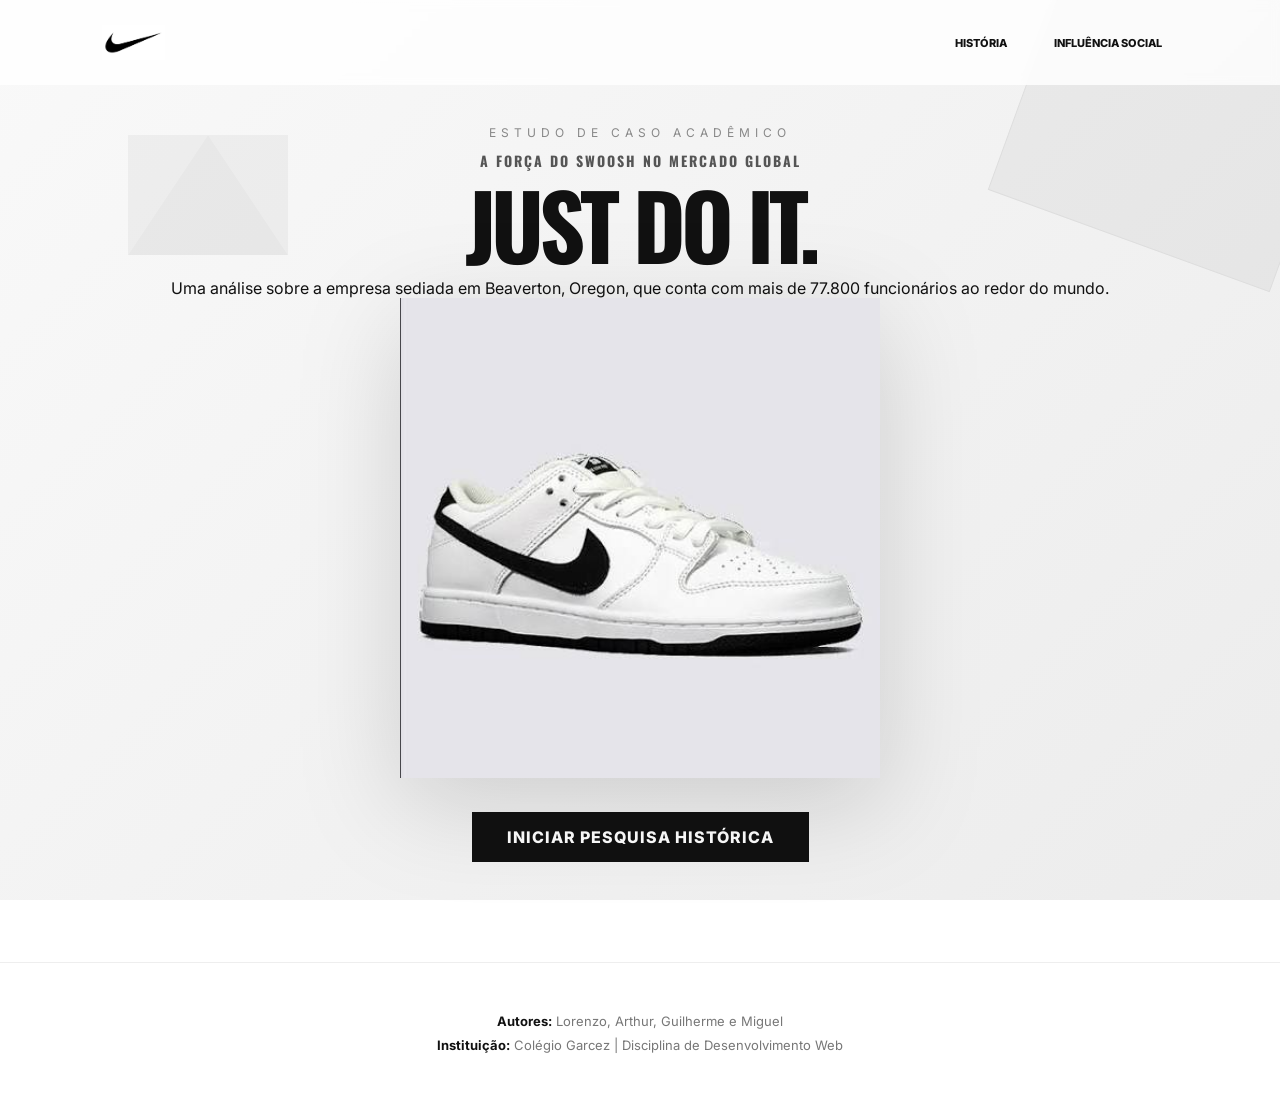
<file: index.html>
<!DOCTYPE html>
<html lang="pt-br">
<head>
    <meta charset="UTF-8">
    <meta name="viewport" content="width=device-width, initial-scale=1.0">
    <title>Trabalho Acadêmico | Nike & Sociedade</title>
    <link rel="stylesheet" href="style.css">
    <link href="https://fonts.googleapis.com/css2?family=Oswald:wght@700&family=Inter:wght@300;400;800&display=swap" rel="stylesheet">
</head>
<body>
    <div class="bg-gradient"></div>
    <div class="geometric-shape box-1"></div>
    <div class="geometric-shape triangle"></div>

    <header class="navbar">
        <img src="images.png" alt="Nike Logo" class="logo">
        <nav class="nav-right">
            <a href="historia.html" class="btn-nav">História</a>
            <a href="influencia.html" class="btn-nav">Influência Social</a>
        </nav>
    </header>

    <main class="hero">
        <div class="hero-content">
            <span class="tagline">Estudo de Caso Acadêmico</span>
            <h2 class="subtitle">A Força do Swoosh no Mercado Global</h2>
            <h1>JUST DO IT.</h1>
            <p>Uma análise sobre a empresa sediada em Beaverton, Oregon, que conta com mais de 77.800 funcionários ao redor do mundo.</p>
            <div class="product-wrapper">
                <img src="images.jpeg" alt="Nike Dunk Low" class="main-shoe">
            </div>
            <a href="historia.html" class="btn-main">Iniciar Pesquisa Histórica</a>
        </div>
    </main>

    <footer>
        <div class="authorship-box">
            <p><strong>Autores:</strong> Lorenzo, Arthur, Guilherme e Miguel</p>
            <p><strong>Instituição:</strong> Colégio Garcez | Disciplina de Desenvolvimento Web</p>
        </div>
    </footer>
</body>
</html>
</file>
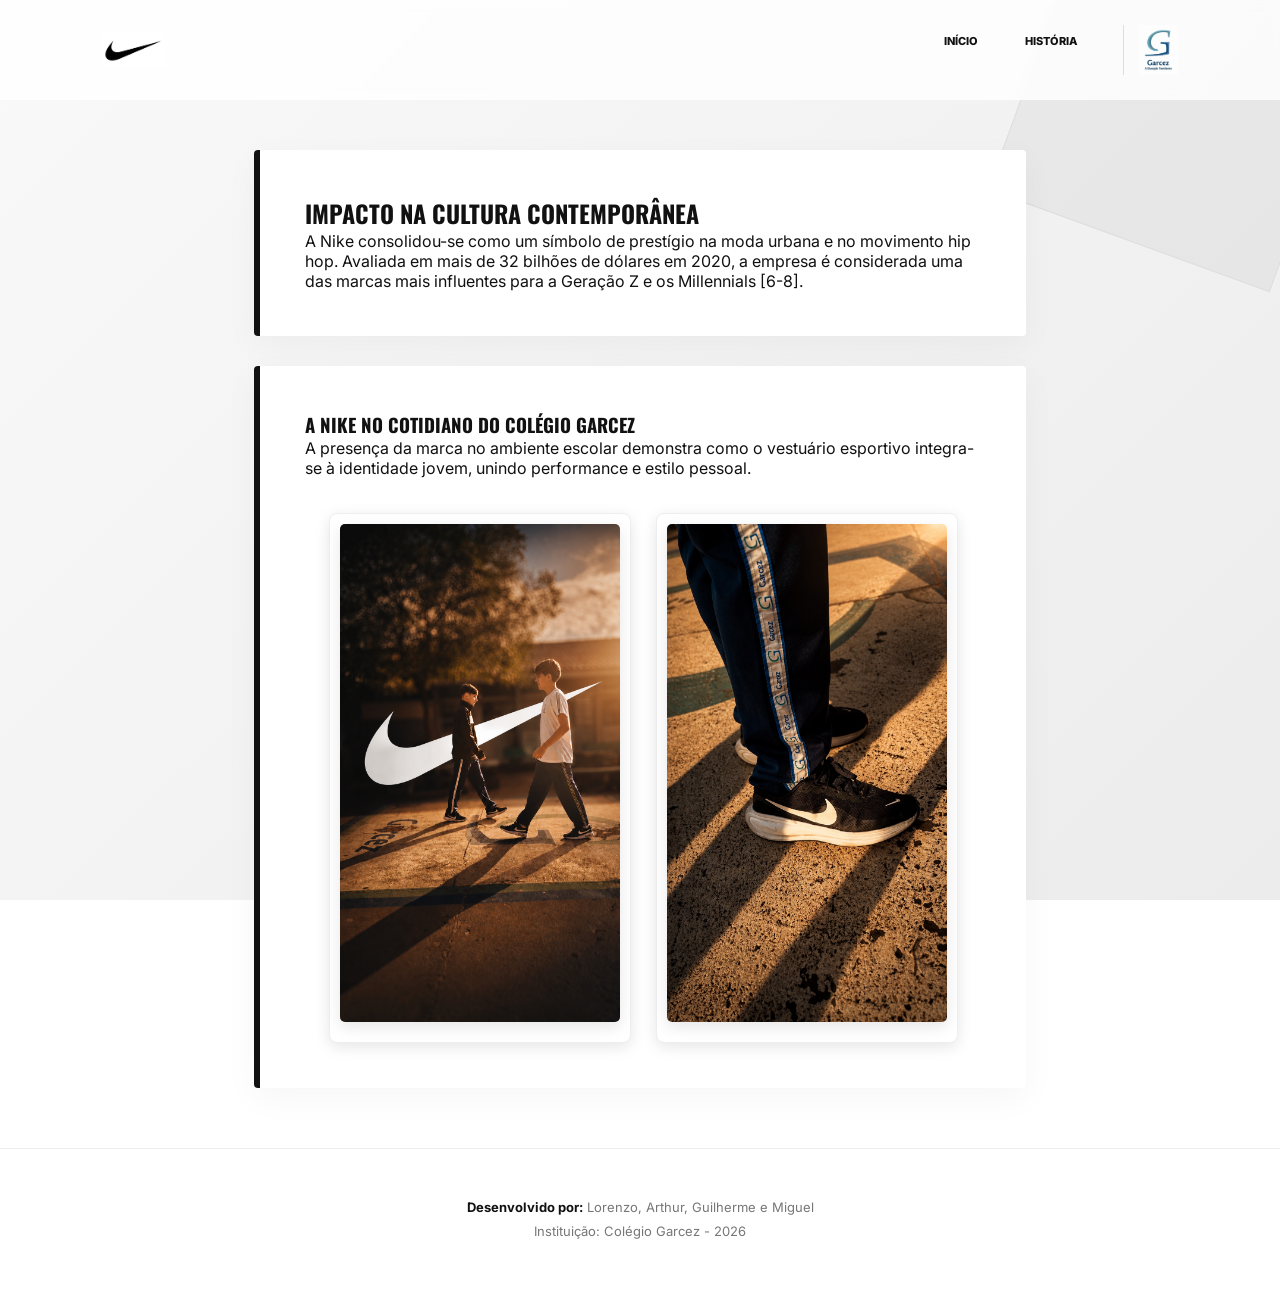
<file: influencia.html>
<!DOCTYPE html>
<html lang="pt-br">
<head>
    <meta charset="UTF-8">
    <title>Influência | Estudo Sociocultural</title>
    <link rel="stylesheet" href="style.css">
    <link href="https://fonts.googleapis.com/css2?family=Oswald:wght@700&family=Inter:wght@300;400;800&display=swap" rel="stylesheet">
</head>
<body>
    <div class="bg-gradient"></div>
    <div class="geometric-shape box-1"></div>

    <header class="navbar">
        <div class="brand-box">
            <!-- Logotipo da Nike no lado esquerdo -->
            <img src="images.png" alt="Nike Logo" class="logo">
        </div>
        
        <nav class="nav-right">
            <a href="index.html" class="btn-nav">Início</a>
            <a href="historia.html" class="btn-nav">História</a>
            <!-- Novo ícone do Colégio Garcez no canto superior direito -->
            <img src="garcez.png" alt="Logo Colégio Garcez" class="school-icon-corner">
        </nav>
    </header>

    <main class="container-text">
        <article class="card-detail">
            <h1>Impacto na Cultura Contemporânea</h1>
            <p>A Nike consolidou-se como um símbolo de prestígio na moda urbana e no movimento hip hop. Avaliada em mais de 32 bilhões de dólares em 2020, a empresa é considerada uma das marcas mais influentes para a Geração Z e os Millennials [6-8].</p>
        </article>

        <section class="card-detail">
            <h3>A Nike no Cotidiano do Colégio Garcez</h3>
            <p>A presença da marca no ambiente escolar demonstra como o vestuário esportivo integra-se à identidade jovem, unindo performance e estilo pessoal.</p>
            <div class="aluno-gallery">
                <div class="photo-box"><img src="osedentario.png" alt="Aluno 1"></div>
                <div class="photo-box"><img src="unnamed.png" alt="Aluno 2"></div>
            </div>
        </section>
    </main>

    <footer>
        <p><strong>Desenvolvido por:</strong> Lorenzo, Arthur, Guilherme e Miguel</p>
        <p>Instituição: Colégio Garcez - 2026</p>
    </footer>
</body>
</html>
</file>
<file: style.css>
/* ============================================================
   1. RESET E TIPOGRAFIA 
   ============================================================ */
* {
    margin: 0;
    padding: 0;
    box-sizing: border-box;
}

body {
    background-color: #ffffff;
    color: #111;
    font-family: 'Inter', sans-serif;
    overflow-x: hidden;
}

h1, h2, h3 {
    font-family: 'Oswald', sans-serif;
    text-transform: uppercase;
}

/* ============================================================
   2. ELEMENTOS DECORATIVOS (GEOMÉTRICOS E DEGRADÊ)
   ============================================================ */
.bg-gradient {
    position: fixed;
    top: 0;
    width: 100%;
    height: 100%;
    background: linear-gradient(135deg, #f9f9f9 0%, #ececec 100%);
    z-index: -2;
}

.geometric-shape {
    position: absolute;
    background: rgba(0, 0, 0, 0.04);
    z-index: -1;
}

.box-1 {
    width: 300px;
    height: 300px;
    top: -50px;
    right: -50px;
    transform: rotate(20deg);
    border: 1px solid #ddd;
}

.circle-history {
    width: 500px;
    height: 500px;
    border-radius: 50%;
    bottom: -100px;
    left: -150px;
    background: radial-gradient(circle, #e0e0e0 0%, transparent 70%);
}

.triangle {
    width: 0; height: 0;
    border-left: 80px solid transparent;
    border-right: 80px solid transparent;
    border-bottom: 120px solid rgba(0,0,0,0.02);
    top: 15%;
    left: 10%;
}

/* ============================================================
   3. CABEÇALHO (NAVBAR) E LOGOTIPOS
   ============================================================ */
.navbar {
    display: flex;
    justify-content: space-between;
    align-items: center;
    padding: 20px 8%;
}

.brand-box {
    display: flex;
    align-items: center;
    gap: 20px;
}

.logo { height: 40px; }

.school-logo {
    height: 50px;
    width: auto;
    border-left: 1px solid #ddd;
    padding-left: 20px;
}

.nav-right {
    display: flex;
    gap: 15px;
}

.btn-nav {
    text-decoration: none;
    color: #111;
    font-weight: 800;
    text-transform: uppercase;
    font-size: 12px;
    padding: 10px 15px;
    border: 1px solid transparent;
    transition: 0.3s;
}

.btn-nav:hover {
    border: 1px solid #111;
    background-color: #fff;
}

/* ============================================================
   4. SEÇÃO PRINCIPAL (HERO) - INDEX.HTML
   ============================================================ */
.hero {
    display: flex;
    justify-content: center;
    align-items: center;
    text-align: center;
    min-height: 80vh;
    padding: 40px 10%;
}

.tagline {
    font-size: 14px;
    color: #888;
    letter-spacing: 5px;
    text-transform: uppercase;
    display: block;
    margin-bottom: 10px;
}

.hero h1 {
    font-size: 80px;
    letter-spacing: -4px;
    line-height: 0.9;
    margin-bottom: 20px;
}

.subtitle {
    color: #888;
    font-size: 14px;
    letter-spacing: 5px;
    margin-bottom: 10px;
}

.main-shoe {
    width: 450px;
    filter: drop-shadow(0 20px 40px rgba(0,0,0,0.15));
    transition: transform 0.5s ease;
}

.main-shoe:hover {
    transform: translateY(-10px) rotate(-5deg);
}

.btn-main {
    display: inline-block;
    margin-top: 30px;
    padding: 15px 30px;
    background-color: #111;
    color: #fff;
    text-decoration: none;
    font-weight: 800;
    text-transform: uppercase;
    letter-spacing: 1px;
    transition: 0.3s;
}

.btn-main:hover {
    background-color: #333;
}

/* ============================================================
   5. PÁGINAS DE CONTEÚDO (HISTÓRIA E INFLUÊNCIA)
   ============================================================ */
.container-history {
    max-width: 900px;
    margin: 40px auto;
    padding: 0 5%;
}

.timeline-header {
    text-align: center;
    margin-bottom: 60px;
}

.card-detail {
    background: rgba(255, 255, 255, 0.8);
    backdrop-filter: blur(10px);
    padding: 40px;
    margin-bottom: 30px;
    border-radius: 4px;
    border-left: 6px solid #111;
    box-shadow: 0 10px 30px rgba(0,0,0,0.05);
}

.highlight-card {
    background: #111;
    color: #fff;
    border-left-color: #333;
}

.highlight-card p { color: #ccc; }

.year { font-weight: 900; font-size: 28px; color: #aaa; margin-bottom: 10px; }

/* Galeria de Alunos */
.aluno-gallery {
    display: flex;
    gap: 20px;
    justify-content: center;
    margin-top: 30px;
    flex-wrap: wrap;
}

.photo-box {
    text-align: center;
    background: #fff;
    padding: 10px;
    border: 1px solid #eee;
    border-radius: 8px;
    transition: 0.3s;
}

.photo-box img {
    width: 250px;
    height: auto;
    border-radius: 4px;
    display: block;
    margin-bottom: 10px;
}

/* ============================================================
   6. RODAPÉ DE AUTORIA (PROJECT ACADEMIC)
   ============================================================ */
footer {
    text-align: center;
    padding: 40px;
    margin-top: 50px;
    border-top: 1px solid #eee;
    color: #888;
    font-size: 12px;
}
* Ajuste para a galeria de imagens */
.aluno-gallery {
    display: flex;
    gap: 30px;
    justify-content: center;
    flex-wrap: wrap; /* Garante que as fotos se ajustem em telas menores */
    margin-top: 20px;
}

.photo-box {
    background: #ffffff;
    padding: 10px;
    box-shadow: 0 4px 15px rgba(0,0,0,0.1);
    border-radius: 8px;
    transition: transform 0.3s ease;
}

.photo-box:hover {
    transform: scale(1.03); /* Efeito suave ao passar o mouse */
}

.photo-box img {
    max-width: 300px;
    height: auto;
    display: block; /* Remove espaços vazios indesejados abaixo da imagem */
    border-radius: 4px;
}
/* Reset e Base */
* { margin: 0; padding: 0; box-sizing: border-box; }
body { background-color: #fff; color: #111; font-family: 'Inter', sans-serif; overflow-x: hidden; }
h1, h2, h3 { font-family: 'Oswald', sans-serif; text-transform: uppercase; }

/* Decoração de Fundo */
.bg-gradient { position: fixed; top: 0; width: 100%; height: 100%; background: linear-gradient(135deg, #f9f9f9 0%, #ececec 100%); z-index: -2; }
.geometric-shape { position: absolute; background: rgba(0, 0, 0, 0.04); z-index: -1; }
.box-1 { width: 300px; height: 300px; top: -50px; right: -50px; transform: rotate(20deg); border: 1px solid #ddd; }
.circle-history { width: 500px; height: 500px; border-radius: 50%; bottom: -100px; left: -150px; background: radial-gradient(circle, #e0e0e0 0%, transparent 70%); }
.triangle { width: 0; height: 0; border-left: 80px solid transparent; border-right: 80px solid transparent; border-bottom: 120px solid rgba(0,0,0,0.02); top: 15%; left: 10%; }

/* Navbar */
.navbar { display: flex; justify-content: space-between; align-items: center; padding: 25px 8%; background: rgba(255,255,255,0.8); backdrop-filter: blur(5px); position: sticky; top: 0; z-index: 100; }
.brand-box { display: flex; align-items: center; gap: 20px; }
.logo { height: 35px; }
.school-logo { height: 45px; border-left: 1px solid #ddd; padding-left: 20px; }
.nav-right { display: flex; gap: 15px; }
.btn-nav { text-decoration: none; color: #111; font-weight: 800; font-size: 11px; padding: 8px 15px; border: 1px solid transparent; text-transform: uppercase; transition: 0.3s; }
.btn-nav:hover { border: 1px solid #111; }

/* Conteúdo Hero (Página Inicial) */
.hero { display: flex; justify-content: center; align-items: center; text-align: center; min-height: 85vh; padding: 40px 10%; }
.hero h1 { font-size: 90px; letter-spacing: -5px; line-height: 0.85; margin: 15px 0; }
.tagline { font-size: 12px; color: #888; letter-spacing: 5px; text-transform: uppercase; }
.subtitle { font-size: 14px; color: #555; letter-spacing: 2px; }
.main-shoe { width: 480px; filter: drop-shadow(0 25px 50px rgba(0,0,0,0.15)); transition: 0.5s; }
.main-shoe:hover { transform: translateY(-10px) rotate(-3deg); }
.btn-main { display: inline-block; margin-top: 30px; padding: 15px 35px; background: #111; color: #fff; text-decoration: none; font-weight: 800; text-transform: uppercase; letter-spacing: 1px; }

/* Estrutura de Cartão e Galeria */
.container-history, .container-text { max-width: 900px; margin: 50px auto; padding: 0 5%; }
.card-detail { background: #fff; padding: 45px; margin-bottom: 30px; border-radius: 4px; box-shadow: 0 10px 35px rgba(0,0,0,0.04); border-left: 6px solid #111; }
.highlight-card { background: #111; color: #fff; }
.aluno-gallery { display: flex; gap: 25px; justify-content: center; margin-top: 35px; flex-wrap: wrap; }
.photo-box img { width: 280px; border-radius: 5px; box-shadow: 0 5px 15px rgba(0,0,0,0.1); }

/* Rodapé */
footer { text-align: center; padding: 50px 10%; margin-top: 60px; border-top: 1px solid #eee; background: rgba(255,255,255,0.5); }
footer p { font-size: 13px; color: #777; margin-bottom: 8px; }
footer strong { color: #111; }

/* Ajuste para diminuir o ícone no canto superior direito */
.school-icon-corner {
    height: 50
px; 
/* Reduzido para um tamanho de ícone mais discreto */
    width: auto;  /* Mantém a proporção original para não distorcer a imagem */
    margin-left: 15px;
    vertical-align: middle;
    padding-left: 15px;
    border-left: 1px solid #ddd; /* Linha de separação entre o menu e o ícone */
}
/* Ajuste para diminuir o ícone no canto superior direito */
.school-icon-corner {
    height: 50px; /* Reduzido para um tamanho de ícone mais discreto */
    width: auto;  /* Mantém a proporção original para não distorcer a imagem */
    margin-left: 15px;
    vertical-align: middle;
    padding-left: 15px;
    border-left: 1px solid #ddd; /* Linha de separação entre o menu e o ícone */
</file>
